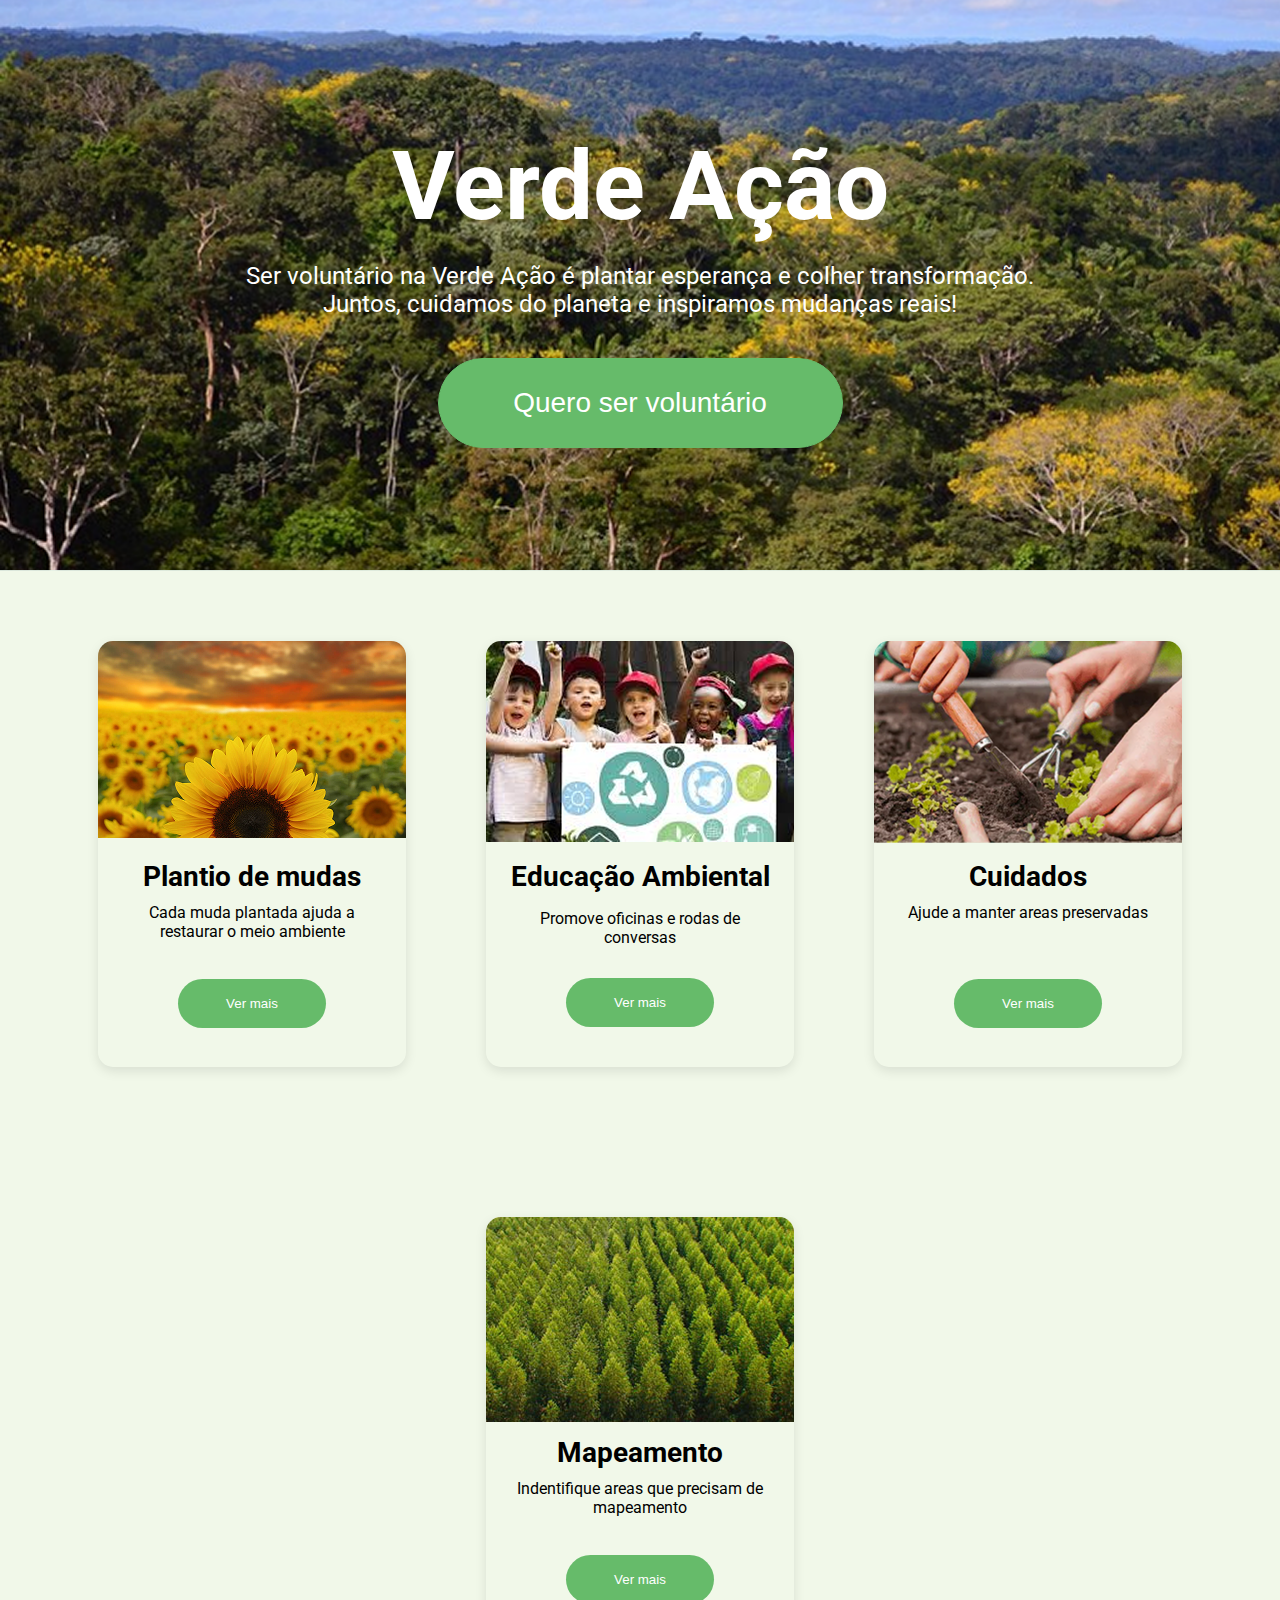
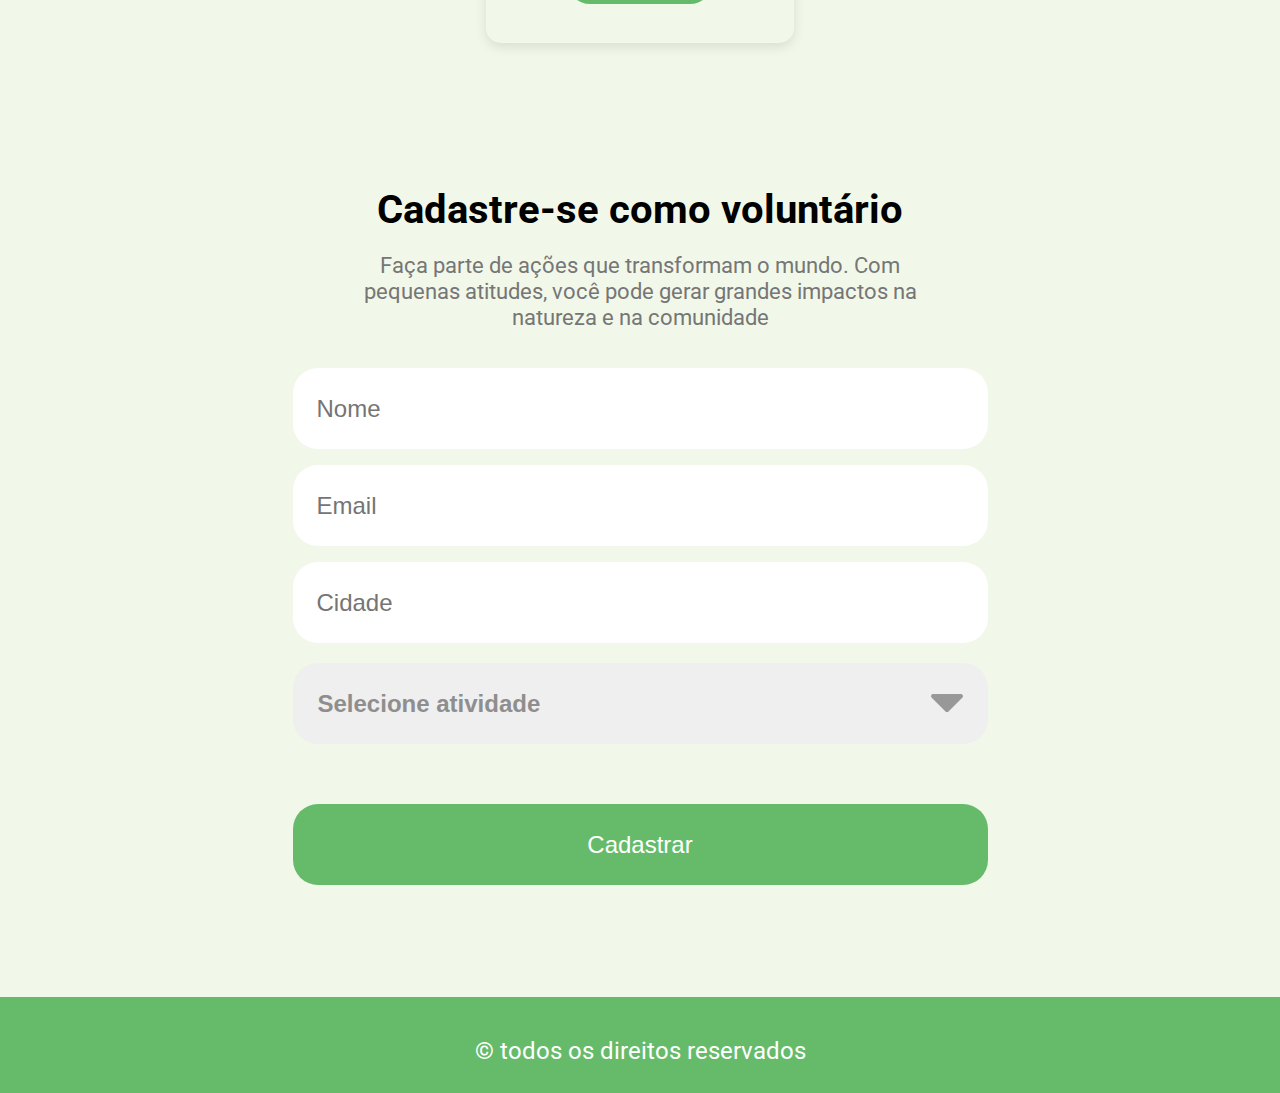
<file: acaoverde/index.html>
<!DOCTYPE html>
<html lang="pt-br">

<head>
    <meta charset="UTF-8">
    <meta name="viewport" content="width=device-width, initial-scale=1.0">
    <title>Ação Verde</title>
    <link rel="stylesheet" href="style.css">
</head>

<body>
    <header>
        <div class="banner-section">
            <h1>Verde Ação</h1>
            <p>Ser voluntário na Verde Ação é plantar esperança e colher transformação. Juntos, cuidamos do planeta e inspiramos mudanças reais!</p>
            <a href="#"><button>Quero ser voluntário</button></a>
        </div>
    </header>

    <main>
        <section class="container-cards">
            <article id="girassol" class="cards">
                <h2>Plantio de mudas</h2>
                <p>Cada muda plantada ajuda a restaurar o meio ambiente </p>
                <a href="#"><button>Ver mais</button></a>
            </article>
            <article id="criancas" class="cards">
                <h2>Educação Ambiental</h2>
                <p>Promove oficinas e rodas de conversas</p>
                <a href="#"><button>Ver mais</button></a>
            </article>
            <article id="planta" class="cards">
                <h2>Cuidados</h2>
                <p>Ajude a manter areas preservadas</p>
                <a href="#"><button>Ver mais</button></a>
            </article>
            <article id="floresta" class="cards">
                <h2>Mapeamento</h2>
                <p>Indentifique areas que precisam de mapeamento</p>
                <a href="#"><button>Ver mais</button></a>
            </article>
        </section>


        <section class="formulario">
            <h3>Cadastre-se como voluntário</h3>
            <p>Faça parte de ações que transformam o mundo. Com pequenas atitudes, você pode gerar grandes impactos na
                natureza e na comunidade</p>

            <form>
                <input type="text" id="Nome" placeholder="Nome">

                <input type="email" id="email" placeholder="Email">

                <input type="text" id="cidade" placeholder="Cidade">


                <select name="atividades" id="atividade-select">
                    <option value="">Selecione atividade</option>
                    <option value="plantio">Plantio de mudas</option>
                    <option value="educacao">Educação Ambiental</option>
                    <option value="cuidados">Cuidados</option>
                    <option value="mapeamento">Mapeamento</option>
                </select>

                <button>Cadastrar</button>
            </form>
        </section>
    </main>

    <footer>
        <p>© todos os direitos reservados </p>
    </footer>
</body>

</html>
</file>
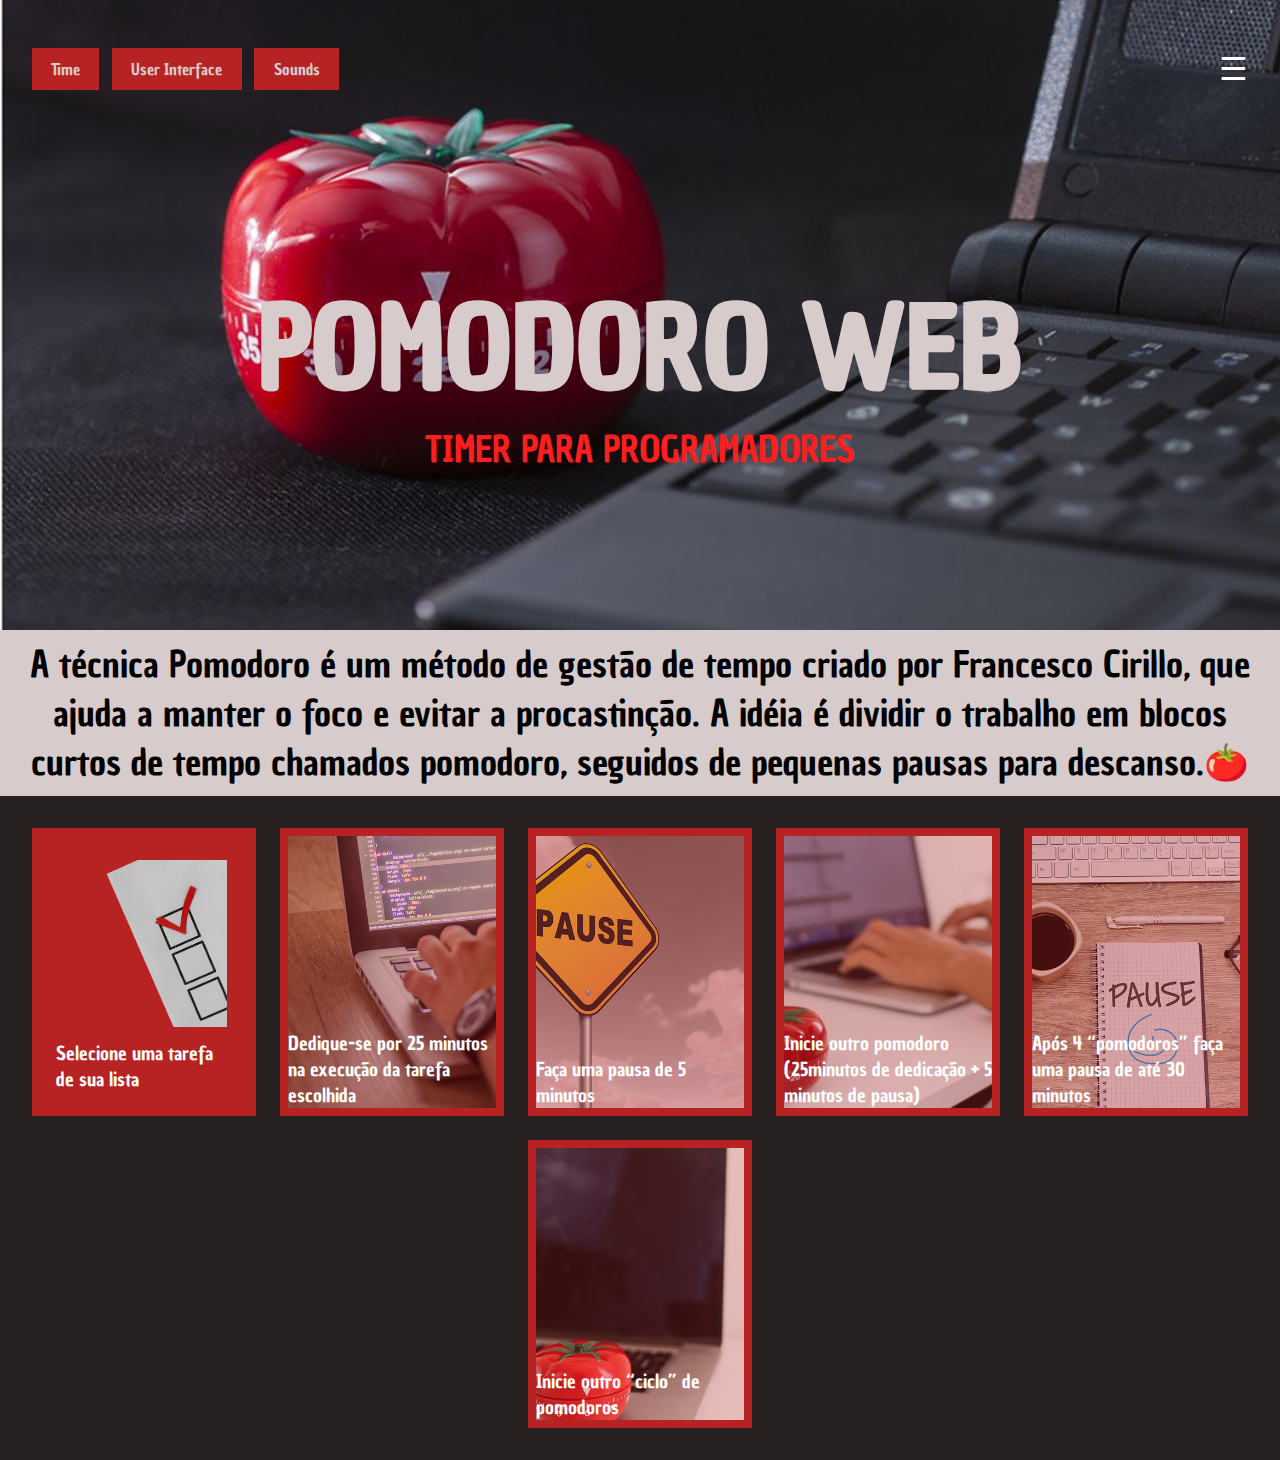
<file: pomodoro/index.html>
<!DOCTYPE html>
<html lang="pt-br">

<head>
    <meta charset="UTF-8">
    <meta name="viewport" content="width=device-width, initial-scale=1.0">
    <link rel="stylesheet" href="style.css">
    <title>Pomodoro</title>
</head>

<body>
    <header>
        <div class="navbar">
            <nav class="nav-left">
                <a href="#" class="btn">Time</a>
                <a href="#" class="btn">User Interface</a>
                <a href="#" class="btn">Sounds</a>
            </nav>
            <div class="menu-icon">☰</div>
        </div>
        <section class="box-banner">
            <h1>POMODORO WEB</h1>
            <p>TIMER PARA PROGRAMADORES</p>
        </section>
    </header>
    <main>
        <section class="texto">
            <p>A técnica Pomodoro é um método de gestão de tempo criado por Francesco Cirillo, que ajuda a manter o foco
                e evitar a procastinção. A idéia é dividir o trabalho em blocos curtos de tempo chamados pomodoro,
                seguidos de pequenas pausas para descanso.🍅</p>
        </section>

        <section class="container">
            <article id="check" class="cards">
                <img src="img/check.png" alt="icone-check">
                <p>Selecione uma tarefa de sua lista</p>
            </article>

            <article id="digitar" class="cards">
                <p>Dedique-se por 25 minutos na execução da tarefa escolhida</p>
            </article>

            <article id="placa" class="cards">
                <p>Faça uma pausa de 5 minutos</p>
            </article>

            <article id="digitar2" class="cards">
                <p>Inicie outro pomodoro (25minutos de dedicação + 5 minutos de pausa)</p>
            </article>

            <article id="caderno" class="cards">
                <p>Após 4 “pomodoros” faça uma pausa de até 30 minutos</p>
            </article>

            <article id="tomate"  class="cards">
                <p>Inicie outro “ciclo” de pomodoros</p>
            </article>

        </section>
    </main>
</body>

</html>
</file>
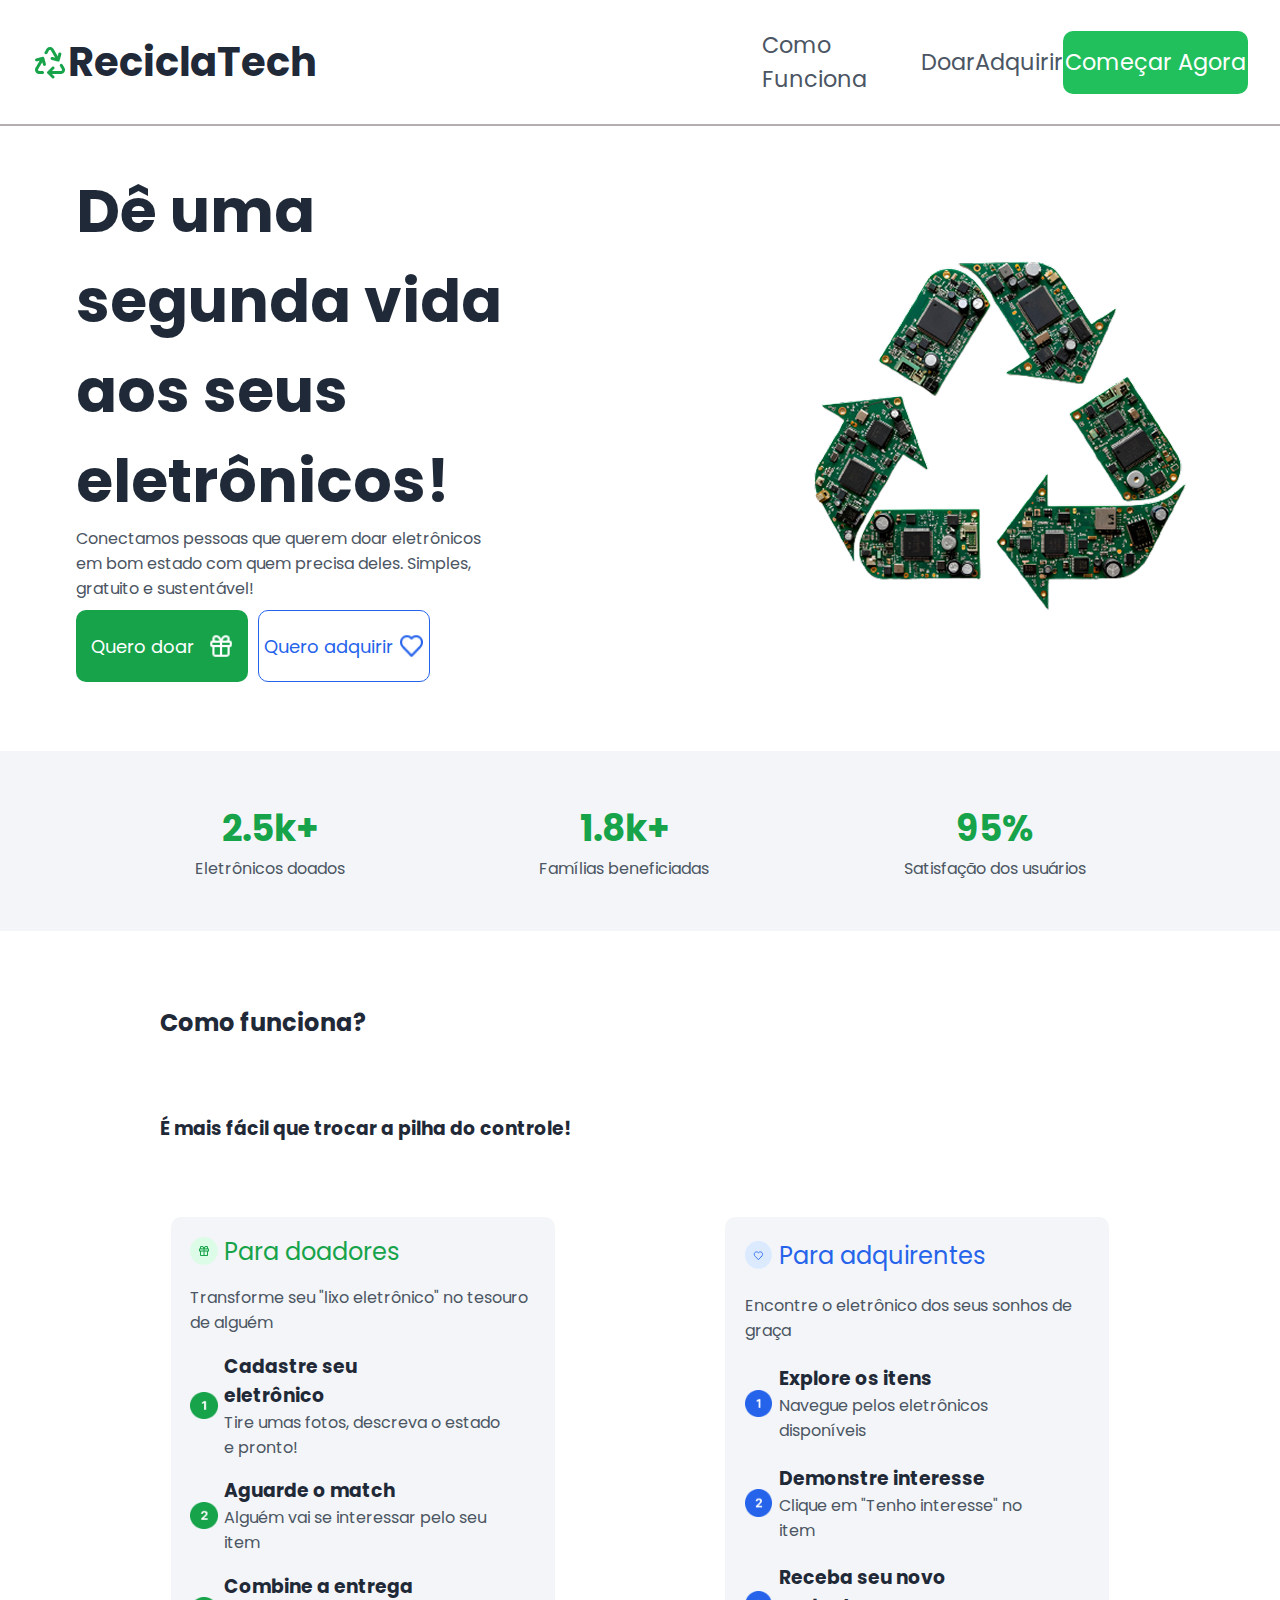
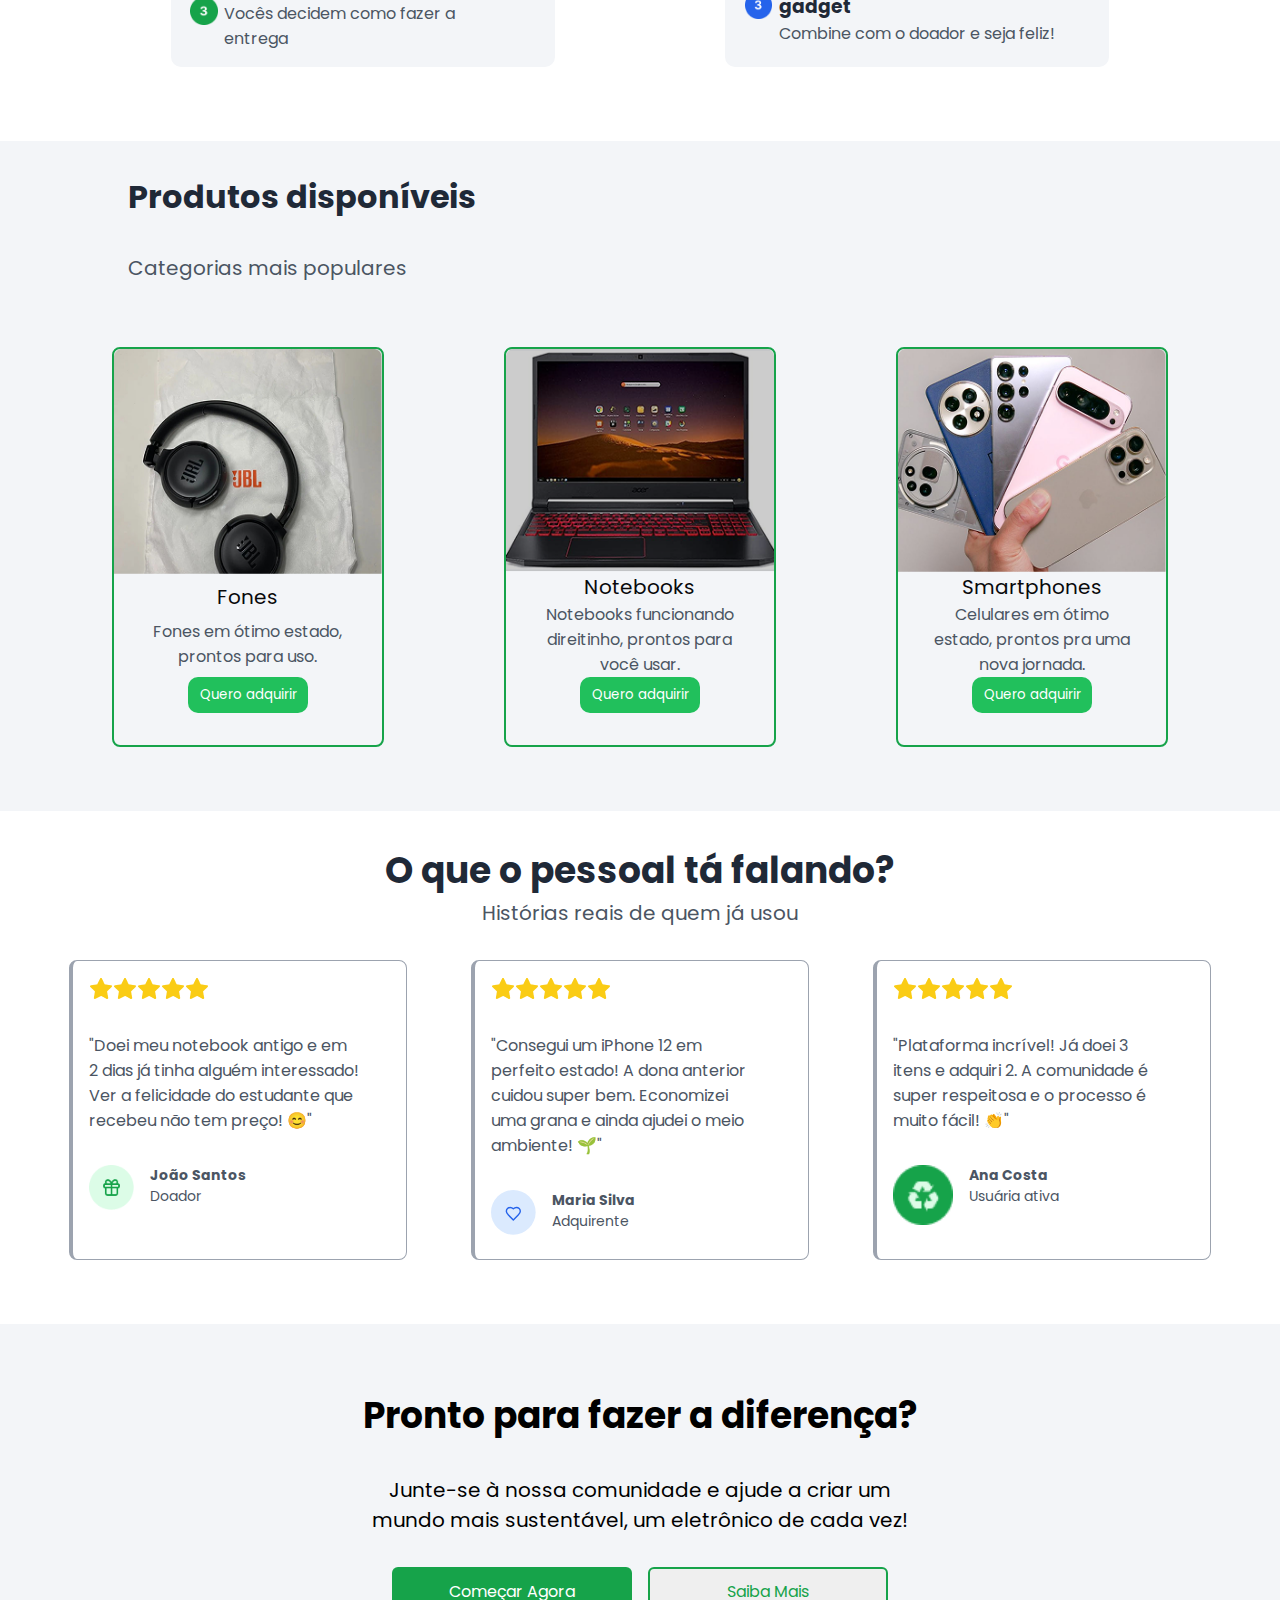
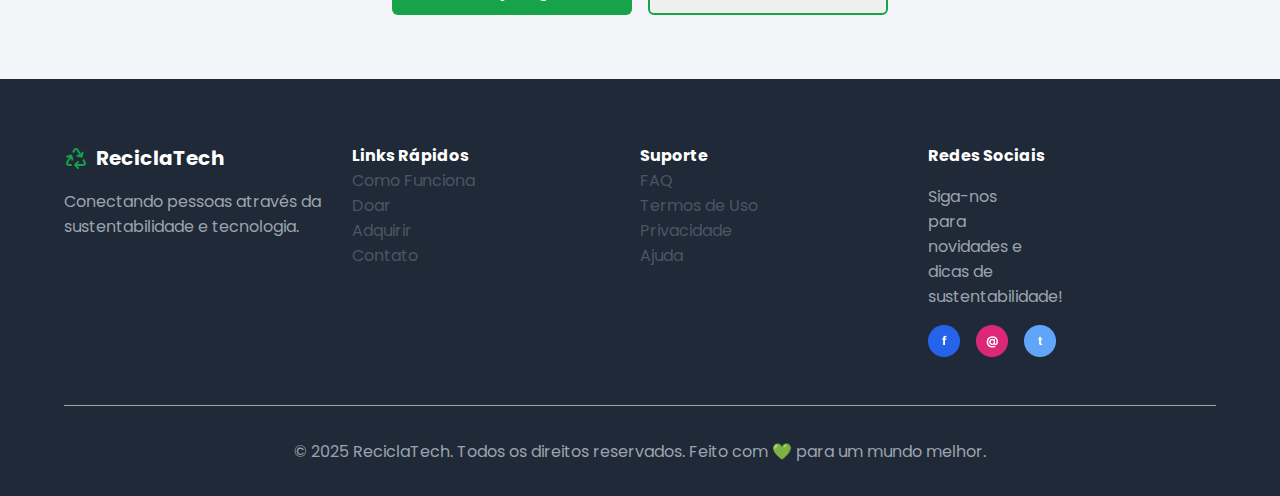
<file: reciclatech/index.html>
<!DOCTYPE html>
<html lang="pt-br">
<head>
    <meta charset="UTF-8">
    <meta name="viewport" content="width=device-width, initial-scale=1.0">
    <link rel="stylesheet" href="style.css">
    <title>Recicla Tech</title>
</head>

<body>
    <header>
        <div>
            <img src="img/icone-reciclatech.png" alt="icone-reciclagem">
            <h1>ReciclaTech</h1>
        </div>
        <nav class="navHeader">
            <ul>
                <li><a href="#">Como Funciona</a></li>
                <li><a href="#">Doar</a></li>
                <li><a href="#">Adquirir</a></li>
                <li class="btnVerdeHeader"><a href="#">Começar Agora</a></li>
            </ul>
        </nav>
    </header>
    <main>
        <section class="primeiraSection">
            <section>
                <h2>
                    Dê uma segunda vida aos seus eletrônicos!
                </h2>
                <p>Conectamos pessoas que querem doar eletrônicos em bom estado com quem precisa deles. Simples,
                    gratuito e
                    sustentável!</p>
                <div class="boxBtnsPrimeiraSection">
                    <button class="btnVerde">Quero doar
                        <img src="img/presente.png" alt="icone-presente">
                    </button>
                    <button class="btnBranco">Quero adquirir
                        <img src="img/coracao.png" alt="icone-coracao">
                    </button>
                </div>
            </section>
            <img src="img/simbolo-recicla.png" alt="simbolo-reciclagem" class="simbolo-recicla">
        </section>
        <section class="dadosNumericos">
            <div>
                <h2>2.5k+</h2>
                <p>Eletrônicos doados</p>
            </div>
            <div>
                <h2>1.8k+</h2>
                <p>Famílias beneficiadas</p>
            </div>
            <div>
                <h2>95%</h2>
                <p>Satisfação dos usuários</p>
            </div>
        </section>
        <section class="comoFunciona">
            <h2>Como funciona?</h2>
            <h3>É mais fácil que trocar a pilha do controle!</h3>
            <section>
                <article>
                    <div class="caixaFlexivel">
                        <img src="img/icon-doar.png" alt="Icone de Presente">
                        <h2 class="tituloParaDoadores">
                            Para doadores
                        </h2>
                    </div>
                    <p>Transforme seu "lixo eletrônico" no tesouro de alguém</p>
                    <div class="caixaFlexivel">
                        <img src="img/um-verde.png" alt="numero um">
                        <div>
                            <h3>Cadastre seu eletrônico</h3>
                            <p>Tire umas fotos, descreva o estado e pronto!</p>
                        </div>
                    </div>
                    <div class="caixaFlexivel">
                        <img src="img/dois-verde.png" alt="numero dois">
                        <div>
                            <h3>Aguarde o match</h3>
                            <p>Alguém vai se interessar pelo seu item</p>
                        </div>
                    </div>
                    <div class="caixaFlexivel">
                        <img src="img/tres-verde.png" alt="numero tres">
                        <div>
                            <h3>Combine a entrega</h3>
                            <p>Vocês decidem como fazer a entrega</p>
                        </div>
                    </div>
                </article>
                <article>
                    <div class="caixaFlexivel">
                        <img src="img/icon-coracao2.svg" alt="Icone de Presente">
                        <h2 class="tituloParaAdquirentes">
                            Para adquirentes
                        </h2>
                    </div>
                    <p>Encontre o eletrônico dos seus sonhos de graça</p>
                    <div class="caixaFlexivel">
                        <img src="img/um-azul.png" alt="numero um">
                        <div>
                            <h3>Explore os itens</h3>
                            <p>Navegue pelos eletrônicos disponíveis</p>
                        </div>
                    </div>
                    <div class="caixaFlexivel">
                        <img src="img/dois-azul.png" alt="numero dois">
                        <div>
                            <h3>Demonstre interesse</h3>
                            <p>Clique em "Tenho interesse" no item</p>
                        </div>
                    </div>
                    <div class="caixaFlexivel">
                        <img src="img/tres-azul.png" alt="numero tres">
                        <div>
                            <h3>Receba seu novo gadget</h3>
                            <p>Combine com o doador e seja feliz!</p>
                        </div>
                    </div>
                </article>
            </section>
        </section>
        <section class="produtosDisponiveis">
            <h2>Produtos disponíveis</h2>
            <h3>Categorias mais populares</h3>
            <section>
                <article>
                    <img src="img/fone.png" alt="fone de ouvido">
                    <h3>Fones</h3>
                    <p>Fones em ótimo estado, prontos para uso.</p>
                    <button>Quero adquirir</button>
                </article>
                <article>
                    <img src="img/notebook.png" alt="fone de ouvido">
                    <h3>Notebooks</h3>
                    <p>Notebooks funcionando direitinho, prontos para você usar.</p>
                    <button>Quero adquirir</button>
                </article>
                <article>
                    <img src="img/celular.png" alt="fone de ouvido">
                    <h3>Smartphones</h3>
                    <p>Celulares em ótimo estado, prontos pra uma nova jornada.</p>
                    <button>Quero adquirir</button>
                </article>
            </section>
        </section>
        <section class="opinioes">
            <div class="texto">
                <h2>O que o pessoal tá falando?</h2>
                <h3>Histórias reais de quem já usou</h3>
            </div>
            <section class="container-cards">
                <article>
                    <img src="img/star.png" alt="5 estrelas">
                    <p>"Doei meu notebook antigo e em 2 dias já tinha alguém interessado! Ver a felicidade do estudante
                        que recebeu não tem preço! 😊"</p>
                    <div class="info">
                        <img src="img/icon-doar.png" alt="icone de presente">
                        <div class="bio">
                            <h2>João Santos</h2>
                            <p>Doador</p>
                        </div>
                    </div>
                </article>
                <article>
                    <img src="img/star.png" alt="5 estrelas">
                    <p>"Consegui um iPhone 12 em perfeito estado! A dona anterior cuidou super bem. Economizei uma grana
                        e ainda ajudei o meio ambiente! 🌱"</p>
                    <div class="info">
                        <img src="img/icon-coracao2.svg" alt="icone coração">
                        <div class="bio">
                            <h2>Maria Silva</h2>
                            <p>Adquirente</p>
                        </div>
                    </div>
                </article>
                <article>
                    <img src="img/star.png" alt="5 estrelas">
                    <p>"Plataforma incrível! Já doei 3 itens e adquiri 2. A comunidade é super respeitosa e o processo é
                        muito fácil! 👏"</p>
                    <div class="info">
                        <img src="img/icon-reciclagem.png" alt="icone de reciclagem" id="recicla-icon">
                        <div class="bio">
                            <h2>Ana Costa</h2>
                            <p>Usuária ativa</p>
                        </div>
                    </div>
                </article>
            </section>
        </section>
        <section class="diferenca">
            <h2>Pronto para fazer a diferença?</h2>
            <h3>Junte-se à nossa comunidade e ajude a criar um mundo mais sustentável, um eletrônico de cada vez!</h3>
            <div>
                <button id="comecar">Começar Agora</button>
                <button id="saiba">Saiba Mais</button>
            </div>
        </section>
    </main>
    <footer>
        <section class="container-links">
            <div class="texto1">
                <div>
                    <img src="img/icone-reciclatech.png" alt="icone-reciclagem">
                    <h1>ReciclaTech</h1>
                </div>
                <p>Conectando pessoas através da sustentabilidade e tecnologia.</p>
            </div>
            <div>
                <h1>Links Rápidos</h1>
                <ul>
                    <li><a href="#">Como Funciona</a></li>
                    <li><a href="#">Doar</a></li>
                    <li><a href="#">Adquirir</a></li>
                    <li><a href="#">Contato</a></li>
                </ul>
            </div>
            <div>
                <h1>Suporte</h1>
                <ul>
                    <li><a href="#">FAQ</a></li>
                    <li><a href="#">Termos de Uso</a></li>
                    <li><a href="#">Privacidade</a></li>
                    <li><a href="#">Ajuda</a></li>
                </ul>
            </div>
            <div>
                <h1>Redes Sociais</h1>
                <p>Siga-nos para novidades e dicas de sustentabilidade!</p>
                <div class="imagens">
                    <img src="img/icon-facebook.png" alt="icon-facebook">
                    <img src="img/icon-arroba.png" alt="icon-arroba">
                    <img src="img/icon-twitter.png" alt="icon-twitter">
                </div>
            </div>
        </section>

        <p class="copyR">© 2025 ReciclaTech. Todos os direitos reservados. Feito com 💚 para um mundo melhor.</p>
    </footer>
</body>

</html>
</file>
<file: acaoverde/style.css>
@import url("https://fonts.googleapis.com/css2?family=Inter:ital,opsz,wght@0,14..32,100..900;1,14..32,100..900&family=Roboto:ital,wght@0,100..900;1,100..900&display=swap");
* {
  padding: 0;
  margin: 0;
  box-sizing: border-box;
}

body {
  font-family: "Roboto", sans-serif;
  background-color: #E8F5E9;
  display: flex;
  flex-direction: column;
  min-height: 100vh;
}

header {
  text-align: center;
  color: white;
}
header .banner-section {
  background-image: url(img/Banner.png);
  background-size: cover;
  background-repeat: no-repeat;
  height: 35.7rem;
  padding-top: 8.125rem;
}
header h1 {
  margin: 0 0 1.25rem 0;
  font-size: 6rem;
  font-weight: bold;
}
header p {
  padding: 0 0 1.25rem 0;
  width: 49.8125rem;
  height: 3.5rem;
  margin-left: auto;
  margin-right: auto;
  margin-bottom: 2.5rem;
  font-size: 1.5rem;
}
header button {
  width: 25.3125rem;
  height: 5.625rem;
  font-size: 1.75rem;
  color: white;
  background-color: #66BB6A;
  border-radius: 4.25rem;
  border: 0.1px solid #66BB6A;
  cursor: pointer;
}

main {
  background-color: #F1F8E9;
  width: 100%;
  flex: 1;
}
main .container-cards {
  display: flex;
  justify-content: center;
  align-items: center;
  margin-left: auto;
  margin-right: auto;
  gap: 5rem;
  flex-wrap: wrap;
}
main .cards {
  width: 19.25rem;
  height: 26.625rem;
  border-radius: 0.9375rem;
  text-align: center;
  margin-top: 4.375rem;
  box-shadow: 0 0.25rem 0.75rem rgba(0, 0, 0, 0.1);
}
main p {
  width: 16rem;
  height: 2.25rem;
  margin-left: auto;
  margin-right: auto;
  margin-top: 0.625rem;
  font-size: 1rem;
  font-weight: 400;
}
main h2 {
  margin-top: 13.6875rem;
  width: 13.6875rem;
  height: 2.0625rem;
  margin-left: auto;
  margin-right: auto;
  font-size: 1.75rem;
}
main button {
  width: 9.3rem;
  height: 3.07rem;
  border-radius: 1.8rem;
  color: white;
  background-color: #66BB6A;
  border: #66BB6A;
  margin-top: 40px;
  cursor: pointer;
}
main #girassol {
  background-image: url(img/girassol.png);
  background-repeat: no-repeat;
}
main #criancas {
  background-image: url(img/criancas.png);
  background-repeat: no-repeat;
}
main #criancas h2 {
  width: 18rem;
  padding-bottom: 0.1rem;
}
main #criancas p {
  margin-top: 1rem;
  margin-bottom: 1.55rem;
}
main #criancas button {
  margin-top: 0.5rem;
}
main #planta {
  background-image: url(img/planta.png);
  background-repeat: no-repeat;
}
main #floresta {
  background-image: url(img/floresta.png);
  background-repeat: no-repeat;
}

.formulario {
  display: flex;
  flex-direction: column;
  text-align: center;
  width: 44rem;
  margin-left: auto;
  margin-right: auto;
  margin-top: 7rem;
  margin-bottom: 7rem;
}
.formulario h3 {
  font-size: 2.5rem;
  margin-top: 1.9rem;
  margin-bottom: 0.6rem;
}
.formulario p {
  font-size: 1.4rem;
  color: #767676;
  width: 80%;
  margin-bottom: 5rem;
}
.formulario input {
  border: #F1F8E9;
  border-radius: 1.5625rem;
  width: 43.4375rem;
  height: 5.0625rem;
  padding-left: 1.5rem;
  font-size: 1.5rem;
}
.formulario input[type=email] {
  margin-top: 1rem;
  margin-bottom: 1rem;
}
.formulario select {
  -webkit-appearance: none;
     -moz-appearance: none;
          appearance: none;
  border-radius: 1.5625rem;
  width: 43.4375rem;
  height: 5.0625rem;
  padding-left: 1.5625rem;
  font-size: 1.5rem;
  font-weight: 700;
  color: #8E8E8E;
  margin-top: 1.25rem;
  margin-bottom: 1.25rem;
  border: none;
  background-image: url(img/Vector.png);
  background-repeat: no-repeat;
  background-position: right 1.5625rem center;
  cursor: pointer;
}
.formulario button {
  width: 43.4375rem;
  height: 5.0625rem;
  border-radius: 1.5625rem;
  background-color: #66BB6A;
  color: #FFFFFF;
  font-size: 1.5rem;
  cursor: pointer;
  border: none;
}

footer {
  background-color: #66BB6A;
  width: 100%;
  height: 6rem;
  padding-top: 2.5rem;
}
footer p {
  color: #FFFFFF;
  font-size: 1.5rem;
  text-align: center;
  margin-top: auto;
}/*# sourceMappingURL=style.css.map */
</file>
<file: pomodoro/style.css>
@import url("https://fonts.googleapis.com/css2?family=Chau+Philomene+One:ital@0;1&display=swap");
* {
  margin: 0;
  padding: 0;
  box-sizing: border-box;
  font-family: "Chau Philomene One", sans-serif;
}

header {
  background-image: url(img/banner.png);
  background-size: cover;
  background-repeat: no-repeat;
  background-position: center;
  padding: 1.5rem 2rem;
  height: 70vh;
}

.navbar {
  display: flex;
  justify-content: space-between;
  align-items: center;
  height: 10vh;
}
.navbar .menu-icon {
  color: white;
  font-size: 2rem;
}

.nav-left {
  display: flex;
  flex-wrap: wrap;
  gap: 1vw;
  align-items: center;
  width: 25vw;
}
.nav-left .btn {
  background-color: #B72222;
  color: #D7CBCB;
  text-decoration: none;
  padding: 0.6rem 1.2rem;
}

.box-banner {
  height: 40vh;
  color: #D7CBCB;
  display: flex;
  flex-direction: column;
  align-items: center;
  justify-content: end;
}
.box-banner h1 {
  font-size: 7rem;
}
.box-banner p {
  color: #FD1E1E;
  font-size: 2.25rem;
}

main .texto {
  background-color: #D7CBCB;
  padding: 0.6rem;
  font-size: 2.25rem;
  width: 100%;
  text-align: center;
}

.container {
  display: flex;
  flex-wrap: wrap;
  padding-top: 2rem;
  padding-bottom: 2rem;
  background-color: #272020;
  height: 100%;
  gap: 1.5rem;
  justify-content: center;
}

.cards {
  background-color: #B72222;
  background-size: cover;
  background-repeat: no-repeat;
  border: solid 0.5rem #B72222;
  width: 14rem;
  height: 18rem;
  display: flex;
  align-items: flex-end;
}
.cards p {
  color: #FFFFFF;
  font-size: 1.2rem;
}

#check {
  position: relative;
  flex-direction: column;
  align-items: center;
  justify-content: flex-start;
}
#check img {
  width: 80%;
  height: auto;
  margin-top: 1.5rem;
}
#check p {
  position: absolute;
  font-size: 1.2rem;
  bottom: 1rem;
  left: 1rem;
  max-width: 80%;
  padding: 0;
}

#digitar {
  background-image: url(img/digitar.png);
}

#placa {
  background-image: url(img/placa-pause.png);
}

#digitar2 {
  background-image: url(img/digitar2.png);
}

#caderno {
  background-image: url(img/caderno-pause.png);
}

#tomate {
  background-image: url(img/tomate.png);
}/*# sourceMappingURL=style.css.map */
</file>
<file: reciclatech/style.css>
@import url("https://fonts.googleapis.com/css2?family=Poppins:ital,wght@0,100;0,200;0,300;0,400;0,500;0,600;0,700;0,800;0,900;1,100;1,200;1,300;1,400;1,500;1,600;1,700;1,800;1,900&display=swap");
* {
  margin: 0;
  padding: 0;
  box-sizing: border-box;
  list-style: none;
  text-decoration: none;
  font-family: "Poppins", sans-serif;
  color: #4B5563;
}

header {
  display: flex;
  justify-content: space-between;
  align-items: center;
  height: 14vh;
  padding: 0 2rem;
  border-bottom: 2px solid #B4AEAE;
}
header div {
  display: flex;
  justify-content: space-around;
  align-items: center;
  width: 20%;
}
header h1 {
  font-size: 2.5rem;
  color: #1F2937;
}

.navHeader {
  width: 40%;
}
.navHeader ul {
  display: flex;
  justify-content: space-around;
  align-items: center;
  height: 8vh;
}
.navHeader li {
  height: 5vh;
  display: flex;
  justify-content: center;
  align-items: center;
}
.navHeader li a {
  color: #4B5563;
  font-size: 1.4rem;
}
.navHeader .btnVerdeHeader {
  background-color: #21C05C;
  height: 7vh;
  width: 28%;
  border-radius: 10px;
  min-width: 185px;
}
.navHeader .btnVerdeHeader a {
  color: #fff;
}

.primeiraSection {
  display: flex;
  justify-content: space-evenly;
  align-items: center;
  height: auto;
  padding: 20px 0;
  margin-bottom: 20px;
}
.primeiraSection section {
  display: flex;
  flex-direction: column;
  justify-content: space-evenly;
  align-items: start;
  height: auto;
  width: 50%;
  padding: 20px 0;
}
.primeiraSection section h2 {
  font-size: 3.75rem;
  width: 80%;
  color: #1F2937;
}
.primeiraSection section p {
  width: 65%;
}

.boxBtnsPrimeiraSection {
  height: 10vh;
  width: 50%;
  display: flex;
  justify-content: space-between;
  align-items: center;
  gap: 10px;
}
.boxBtnsPrimeiraSection button {
  width: 45%;
  min-width: 172px;
  height: 8vh;
  display: flex;
  justify-content: space-evenly;
  align-items: center;
  font-size: 1.125rem;
  border-radius: 10px;
  cursor: pointer;
}
.boxBtnsPrimeiraSection img {
  width: 15%;
}

.btnVerde {
  background-color: #16A34A;
  color: #fff;
  border: none;
}

.btnBranco {
  background-color: transparent;
  border: 1px solid #2563EB;
  color: #2563EB;
}

.dadosNumericos {
  background-color: #F3F5F8;
  height: 20vh;
  display: flex;
  align-items: center;
  justify-content: space-evenly;
}
.dadosNumericos div {
  text-align: center;
}
.dadosNumericos div h2 {
  font-size: 2.25rem;
  color: #16A34A;
}

.comoFunciona {
  display: flex;
  flex-direction: column;
  justify-content: space-evenly;
  align-items: center;
  height: 90vh;
}
.comoFunciona h2,
.comoFunciona h3 {
  width: 75%;
  color: #1F2937;
}
.comoFunciona section {
  width: 100%;
  display: flex;
  justify-content: space-evenly;
}
.comoFunciona section article {
  background-color: #F3F5F8;
  border-radius: 10px;
  width: 30%;
  height: 50vh;
  display: flex;
  flex-direction: column;
  justify-content: space-evenly;
  align-items: center;
}
.comoFunciona section article div,
.comoFunciona section article p {
  width: 90%;
}
.comoFunciona .caixaFlexivel {
  display: flex;
  justify-content: space-between;
  align-items: center;
}
.comoFunciona .caixaFlexivel img {
  width: 8%;
}
.comoFunciona .caixaFlexivel div,
.comoFunciona .caixaFlexivel h2 {
  width: 90%;
}
.comoFunciona .tituloParaDoadores {
  color: #16A34A;
  font-weight: 400;
}
.comoFunciona .tituloParaAdquirentes {
  color: #2563EB;
  font-weight: 400;
}

.produtosDisponiveis {
  display: flex;
  flex-direction: column;
  gap: 2rem;
  padding-top: 2rem;
  padding-bottom: 4rem;
  align-items: center;
  background-color: #F3F5F8;
}
.produtosDisponiveis h2 {
  color: #1F2937;
  font-size: 2rem;
  width: 80%;
}
.produtosDisponiveis h3 {
  font-size: 1.25rem;
  font-weight: normal;
  width: 80%;
  color: #4B5563;
}
.produtosDisponiveis section {
  display: flex;
  justify-content: space-evenly;
  flex-wrap: wrap;
  gap: 1.5rem;
  width: 100%;
  padding: 0 1rem;
}
.produtosDisponiveis section article {
  border: solid 2px #16A34A;
  border-radius: 8px;
  margin-top: 2rem;
  width: 17rem;
  display: flex;
  flex-direction: column;
  justify-content: space-between;
  align-items: center;
  padding-bottom: 2rem;
  text-align: center;
  height: 25rem;
}
.produtosDisponiveis section article img {
  height: 25vh;
  width: 100%;
}
.produtosDisponiveis section article h3 {
  color: #09090B;
  font-weight: normal;
}
.produtosDisponiveis section article p {
  width: 80%;
  color: #4B5563;
}
.produtosDisponiveis section article button {
  border: none;
  border-radius: 10px;
  background-color: #21C05C;
  color: #FFF;
  width: 45%;
  height: 2.25rem;
  cursor: pointer;
}

.opinioes {
  height: auto;
  display: flex;
  flex-direction: column;
  align-items: center;
  padding-bottom: 4rem;
}
.opinioes .texto {
  display: flex;
  flex-direction: column;
  align-items: center;
  margin: 2rem 2rem;
}
.opinioes .texto h2 {
  color: #1F2937;
  font-size: 2.25rem;
}
.opinioes .texto h3 {
  color: #4B5563;
  font-size: 1.25rem;
  font-weight: normal;
}
.opinioes .container-cards {
  display: flex;
  flex-wrap: wrap;
  gap: 4rem;
}
.opinioes .container-cards article {
  border-top: 1px solid #9CA3AF;
  border-right: 1px solid #9CA3AF;
  border-bottom: 1px solid #9CA3AF;
  border-left: 4px solid #9CA3AF;
  border-radius: 8px;
  display: flex;
  flex-direction: column;
  padding: 1rem;
  width: 21.125rem;
  height: 18.75rem;
  gap: 2rem;
}
.opinioes .container-cards article img {
  width: 40%;
}
.opinioes .container-cards article p {
  font-size: 1rem;
  width: 90%;
}
.opinioes .container-cards article .info {
  display: flex;
  gap: 1rem;
}
.opinioes .container-cards article .info .bio {
  width: 70%;
}
.opinioes .container-cards article .info .bio h2 {
  font-size: 14px;
}
.opinioes .container-cards article .info .bio p {
  font-size: 14px;
}
.opinioes .container-cards article .info img {
  width: 15%;
}
.opinioes .container-cards article .info #recicla-icon {
  width: 20%;
}

.diferenca {
  background-color: #F3F5F8;
  display: flex;
  flex-direction: column;
  align-items: center;
  text-align: center;
  gap: 2rem;
  padding-top: 4rem;
  padding-bottom: 4rem;
}
.diferenca h2 {
  font-size: 2.25rem;
  color: #000000;
}
.diferenca h3 {
  width: 45%;
  font-size: 1.25rem;
  font-weight: normal;
  color: #000000;
}
.diferenca div {
  display: flex;
  gap: 1rem;
}
.diferenca div button {
  font-size: 1rem;
  border-radius: 6px;
  display: flex;
  align-items: center;
  justify-content: center;
  height: 3rem;
  width: 15rem;
  padding: 1rem;
}
.diferenca div #comecar {
  border: none;
  background-color: #16A34A;
  color: #FFF;
}
.diferenca div #saiba {
  border: solid 2px #16A34A;
  color: #16A34A;
}

footer {
  background-color: #1F2937;
  display: flex;
  flex-direction: column;
  justify-content: center;
  padding-top: 4rem;
  padding-left: 4rem;
  padding-right: 4rem;
}
footer .container-links {
  display: flex;
  justify-content: space-around;
  padding-bottom: 3rem;
  border-bottom: #9CA3AF solid 1px;
}
footer .container-links ul li {
  color: #9CA3AF;
}
footer .container-links .texto1 {
  display: flex;
  flex-direction: column;
  justify-content: flex-start;
}
footer .container-links .texto1 p {
  width: 100%;
}
footer .container-links .texto1 div {
  display: flex;
  align-items: center;
  gap: 0.5rem;
}
footer .container-links .texto1 div h1 {
  font-size: 1.25rem;
  color: #fff;
}
footer .container-links .texto1 div img {
  width: 20%;
  height: 80%;
}
footer p {
  font-size: 1rem;
  color: #9CA3AF;
  width: 70%;
}
footer div {
  width: 50%;
}
footer div h1 {
  color: #FFF;
  font-size: 1rem;
}
footer div p {
  font-size: 1rem;
  color: #9CA3AF;
  width: 38%;
  margin-top: 1rem;
  margin-bottom: 1rem;
}
footer div .imagens {
  display: flex;
  gap: 1rem;
}
footer .copyR {
  display: flex;
  align-items: center;
  justify-content: center;
  height: 10vh;
  width: 100%;
  font-size: 1rem;
}

@media (max-width: 900px) {
  header {
    flex-direction: column;
    height: auto;
    padding: 1.5rem 1rem;
    gap: 1rem;
  }
  header div {
    width: auto;
  }
  .navHeader {
    width: 100%;
    padding-bottom: 2rem;
  }
  .primeiraSection {
    flex-direction: column;
    height: auto;
    padding: 2rem 1rem;
    text-align: center;
    gap: 2rem;
  }
  .primeiraSection section {
    width: 95%;
    align-items: center;
  }
  .primeiraSection section h2,
  .primeiraSection section p {
    width: 100%;
    margin-bottom: 1rem;
  }
  .primeiraSection section h2 {
    font-size: 2.5rem;
  }
  .boxBtnsPrimeiraSection {
    width: 80%;
  }
  .boxBtnsPrimeiraSection .btnVerde {
    gap: 1rem;
  }
  .boxBtnsPrimeiraSection .btnBranco {
    gap: 1rem;
  }
  .simbolo-recicla {
    width: 70%;
    max-width: 400px;
  }
  .comoFunciona {
    height: auto;
    padding: 3rem 1rem;
    text-align: center;
    gap: 2rem;
  }
  .comoFunciona h3 {
    width: 100%;
  }
  .comoFunciona section {
    flex-direction: column;
    align-items: center;
    text-align: start;
    gap: 1.5rem;
  }
  .comoFunciona section article {
    width: 90%;
    height: auto;
    padding: 1.5rem;
    gap: 1rem;
  }
  .comoFunciona section .caixaFlexivel {
    gap: 1rem;
  }
  .comoFunciona section .caixaFlexivel img {
    width: 15%;
  }
  .comoFunciona section .caixaFlexivel .tituloParaAdquirentes {
    font-size: 1.5rem;
  }
}
@media (max-width: 500px) {
  header {
    padding: 1rem;
  }
  header div h1 {
    font-size: 1.8rem;
  }
  .navHeader ul {
    flex-wrap: wrap;
    justify-content: center;
    gap: 0.5rem;
  }
  .navHeader ul li a {
    font-size: 0.9rem;
  }
  .navHeader ul .btnVerdeHeader {
    min-width: 150px;
    height: 6vh;
  }
  .primeiraSection {
    padding: 1rem;
  }
  .primeiraSection section {
    width: 100%;
  }
  .primeiraSection section h2 {
    font-size: 1.8rem;
  }
  .primeiraSection section p {
    font-size: 0.9rem;
  }
  .boxBtnsPrimeiraSection {
    flex-direction: column;
    width: 100%;
    height: auto;
    gap: 1rem;
  }
  .boxBtnsPrimeiraSection button {
    width: 100%;
    min-width: auto;
    justify-content: center;
  }
  .boxBtnsPrimeiraSection button img {
    width: 10%;
  }
  .simbolo-recicla {
    width: 90%;
  }
  .dadosNumericos {
    display: flex;
    flex-direction: row;
    justify-content: center;
    height: auto;
    padding: 2rem 2rem;
    gap: 1.5rem;
  }
  .dadosNumericos div h2 {
    font-size: 1.5rem;
  }
  .dadosNumericos div p {
    font-size: 0.75rem;
  }
  .comoFunciona {
    padding: 2rem 1rem;
  }
  .comoFunciona h2 {
    font-size: 1.8rem;
  }
  .comoFunciona h3 {
    font-size: 1rem;
  }
  .comoFunciona section article {
    width: 100%;
  }
  .comoFunciona section article div {
    font-size: 0.8rem;
  }
  .comoFunciona section article h3 {
    font-size: 1rem;
  }
  .produtosDisponiveis section article {
    width: 90%;
    height: auto;
    gap: 0.5rem;
  }
  .produtosDisponiveis section article img {
    width: 100%;
    height: auto;
  }
  .opinioes .texto {
    text-align: center;
  }
  .opinioes .container-cards {
    display: flex;
    flex-direction: column;
    align-items: center;
  }
  .opinioes .container-cards article {
    width: 90%;
    height: auto;
    padding: 1.5rem;
  }
  .diferenca {
    padding: 2rem 1rem;
  }
  .diferenca h2 {
    font-size: 1.8rem;
  }
  .diferenca h3 {
    width: 100%;
    font-size: 1rem;
  }
  .diferenca div {
    flex-direction: column;
    width: 90%;
  }
  .diferenca div button {
    width: 100%;
  }
  footer .container-links {
    height: auto;
    flex-direction: column;
    gap: 2rem;
  }
  footer .container-links div {
    width: 100%;
  }
  footer .container-links div p {
    width: 100%;
  }
  footer .copyR {
    text-align: center;
    width: 100%;
    font-size: 10px;
  }
}/*# sourceMappingURL=style.css.map */
</file>
